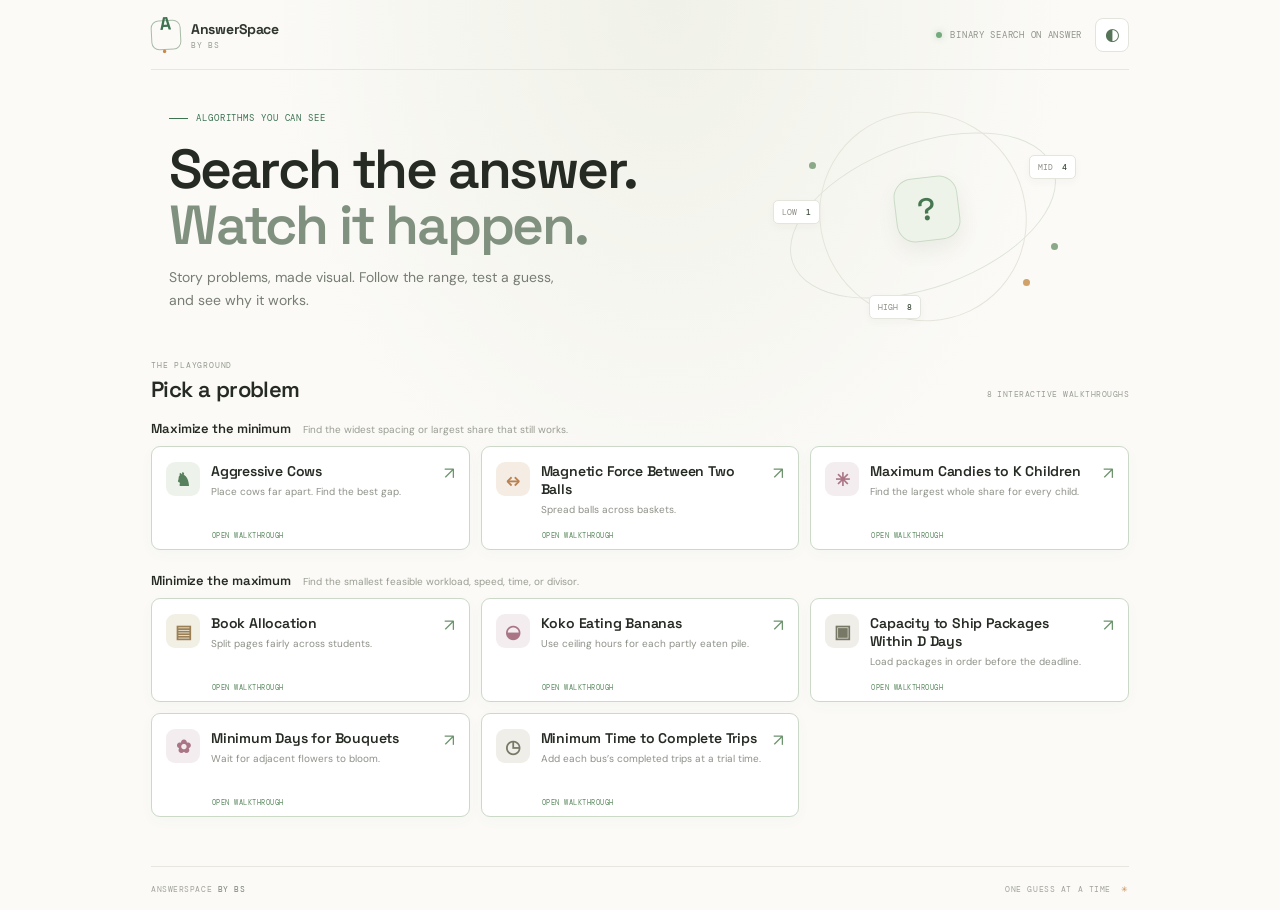
<file: index.html>
<!doctype html>
<html lang="en">
<head>
  <meta charset="UTF-8" />
  <meta name="viewport" content="width=device-width, initial-scale=1.0" />
  <meta name="theme-color" content="#fbfaf7" />
  <meta name="description" content="See binary search on answer problems unfold, one clear step at a time." />
  <title>AnswerSpace — Binary search, told visually</title>
  <link rel="preconnect" href="https://fonts.googleapis.com" />
  <link rel="preconnect" href="https://fonts.gstatic.com" crossorigin />
  <link href="https://fonts.googleapis.com/css2?family=DM+Mono:wght@400;500&family=DM+Sans:wght@400;500;600;700&family=Space+Grotesk:wght@500;600;700&display=swap" rel="stylesheet" />
  <link rel="stylesheet" href="home.css" />
</head>
<body>
  <main class="home">
    <header class="topbar">
      <a class="brand" href="index.html" aria-label="AnswerSpace home"><span class="brand-mark">A<span>.</span></span><span>AnswerSpace<small>BY BS</small></span></a>
      <div class="top-tools"><span class="top-note"><i></i> BINARY SEARCH ON ANSWER</span><button class="theme-toggle" id="theme-toggle" type="button" aria-label="Switch to dark mode" title="Switch to dark mode">◐</button></div>
    </header>
    <section class="hero">
      <div class="hero-copy"><div class="eyebrow"><span></span> ALGORITHMS YOU CAN SEE</div><h1>Search the answer.<br /><em>Watch it happen.</em></h1><p>Story problems, made visual. Follow the range, test a guess, and see why it works.</p></div>
      <div class="hero-art" aria-hidden="true"><div class="orbit orbit-one"></div><div class="orbit orbit-two"></div><div class="answer-node">?</div><span class="art-label label-low">LOW <b>1</b></span><span class="art-label label-mid">MID <b>4</b></span><span class="art-label label-high">HIGH <b>8</b></span><span class="art-dot dot-one"></span><span class="art-dot dot-two"></span><span class="art-dot dot-three"></span></div>
    </section>
    <section class="catalog" aria-labelledby="catalog-title">
      <div class="catalog-head"><div><div class="eyebrow small">THE PLAYGROUND</div><h2 id="catalog-title">Pick a problem</h2></div><span class="catalog-count">8 INTERACTIVE WALKTHROUGHS</span></div>
      <section class="category-group" aria-labelledby="maximize-title"><div class="category-heading"><h3 id="maximize-title">Maximize the minimum</h3><p>Find the widest spacing or largest share that still works.</p></div><div class="problem-grid">
        <a class="problem-card ready" href="aggressive-cows.html"><span class="card-icon cows-icon"><i>♞</i></span><span class="card-info"><strong>Aggressive Cows</strong><small>Place cows far apart. Find the best gap.</small></span><span class="card-go">↗</span><span class="card-status">OPEN WALKTHROUGH</span></a>
        <a class="problem-card ready" href="problem.html?problem=magnetic-force"><span class="card-icon magnet-icon"><i>↔</i></span><span class="card-info"><strong>Magnetic Force Between Two Balls</strong><small>Spread balls across baskets.</small></span><span class="card-go">↗</span><span class="card-status">OPEN WALKTHROUGH</span></a>
        <a class="problem-card ready" href="problem.html?problem=maximum-candies"><span class="card-icon candy-icon"><i>✳</i></span><span class="card-info"><strong>Maximum Candies to K Children</strong><small>Find the largest whole share for every child.</small></span><span class="card-go">↗</span><span class="card-status">OPEN WALKTHROUGH</span></a>
      </div></section>
      <section class="category-group" aria-labelledby="minimize-title"><div class="category-heading"><h3 id="minimize-title">Minimize the maximum</h3><p>Find the smallest feasible workload, speed, time, or divisor.</p></div><div class="problem-grid">
        <a class="problem-card ready" href="problem.html?problem=book-allocation"><span class="card-icon books-icon"><i>▤</i></span><span class="card-info"><strong>Book Allocation</strong><small>Split pages fairly across students.</small></span><span class="card-go">↗</span><span class="card-status">OPEN WALKTHROUGH</span></a>
        <a class="problem-card ready" href="problem.html?problem=koko-eating-bananas"><span class="card-icon candy-icon"><i>◒</i></span><span class="card-info"><strong>Koko Eating Bananas</strong><small>Use ceiling hours for each partly eaten pile.</small></span><span class="card-go">↗</span><span class="card-status">OPEN WALKTHROUGH</span></a>
        <a class="problem-card ready" href="problem.html?problem=capacity-to-ship"><span class="card-icon printer-icon"><i>▣</i></span><span class="card-info"><strong>Capacity to Ship Packages Within D Days</strong><small>Load packages in order before the deadline.</small></span><span class="card-go">↗</span><span class="card-status">OPEN WALKTHROUGH</span></a>
        <a class="problem-card ready" href="problem.html?problem=minimum-days-bouquets"><span class="card-icon candy-icon"><i>✿</i></span><span class="card-info"><strong>Minimum Days for Bouquets</strong><small>Wait for adjacent flowers to bloom.</small></span><span class="card-go">↗</span><span class="card-status">OPEN WALKTHROUGH</span></a>
        <a class="problem-card ready" href="problem.html?problem=minimum-time-trips"><span class="card-icon printer-icon"><i>◷</i></span><span class="card-info"><strong>Minimum Time to Complete Trips</strong><small>Add each bus’s completed trips at a trial time.</small></span><span class="card-go">↗</span><span class="card-status">OPEN WALKTHROUGH</span></a>
      </div></section>
    </section>
    <footer><span>ANSWERSPACE <b>BY BS</b></span><span>ONE GUESS AT A TIME <i>✳</i></span></footer>
  </main>
  <script src="theme.js"></script>
</body>
</html>
</file>
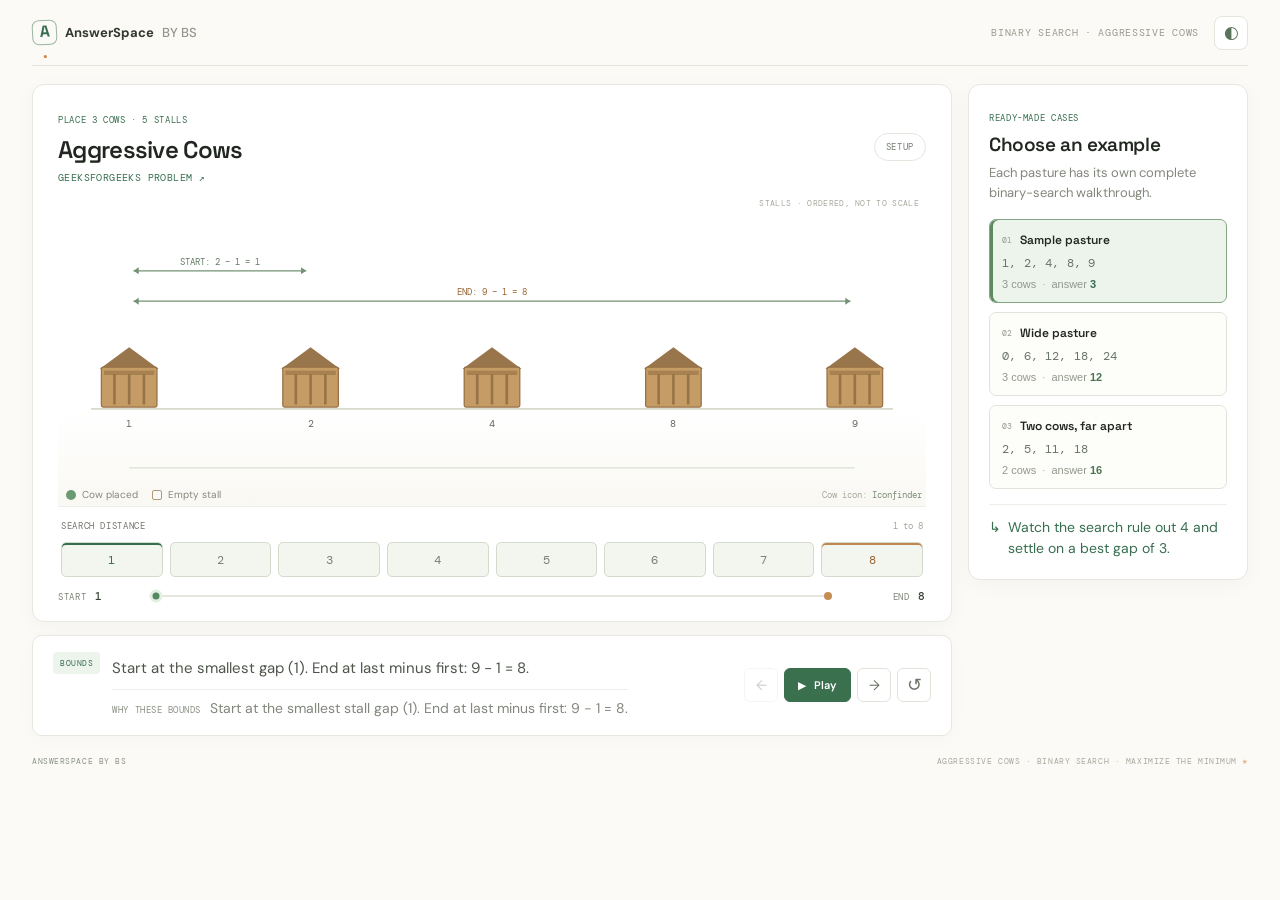
<file: aggressive-cows.html>
<!doctype html>
<html lang="en">
<head>
  <meta charset="UTF-8" />
  <meta name="viewport" content="width=device-width, initial-scale=1.0" />
  <meta name="theme-color" content="#fbfaf7" />
  <title>Aggressive Cows — AnswerSpace</title>
  <link rel="preconnect" href="https://fonts.googleapis.com" />
  <link rel="preconnect" href="https://fonts.gstatic.com" crossorigin />
  <link href="https://fonts.googleapis.com/css2?family=DM+Mono:wght@400;500&family=DM+Sans:wght@400;500;600;700&family=Space+Grotesk:wght@500;600;700&display=swap" rel="stylesheet" />
  <link rel="stylesheet" href="aggressive-cows.css" />
</head>
<body>
  <main class="page">
  <header class="header"><a class="brand" href="index.html"><span class="brand-symbol">A<span>.</span></span> AnswerSpace <b>BY BS</b></a><div class="header-tools"><span class="problem-tag">BINARY SEARCH · AGGRESSIVE COWS</span><button class="theme-toggle" id="theme-toggle" type="button" aria-label="Switch to dark mode" title="Switch to dark mode">◐</button></div></header>
    <div class="lesson-layout">
    <div class="visual-column">
    <section class="animation-window" aria-label="Aggressive Cows animation">
      <div class="animation-head"><div><span class="kicker">PLACE 3 COWS · 5 STALLS</span><h1>Aggressive Cows</h1><a class="problem-source-link" href="https://www.geeksforgeeks.org/problems/aggressive-cows/1" target="_blank" rel="noreferrer">GEEKSFORGEEKS PROBLEM ↗</a></div><span class="iteration" id="iteration">SETUP</span></div>
      <div class="scene" id="scene-wrap">
        <svg id="cows-scene" viewBox="0 0 1000 335" role="img" aria-label="Five numbered stalls at positions 1, 2, 4, 8, and 9"></svg>
        <div class="scene-legend"><span><i class="legend-cow"></i> Cow placed</span><span><i class="legend-open"></i> Empty stall</span></div><span class="scale-note">STALLS · ORDERED, NOT TO SCALE</span>
        <span class="source-credit">Cow icon: <a href="https://www.iconfinder.com/icons/7397903/cattle_cow_livestock_farm_ranch_icon" target="_blank" rel="noreferrer">Iconfinder</a></span>
      </div>
      <div class="array-block"><div class="array-title"><span>SEARCH DISTANCE</span><span id="array-caption">candidate minimum gaps</span></div><div class="array-cells" id="array-cells" aria-label="Candidate minimum distances"></div></div>
      <div class="bounds"><span class="bound-start">START <b id="start-value">1</b></span><div class="bound-line"><i id="start-marker"></i><i id="end-marker"></i><i id="mid-marker"></i></div><span class="bound-end">END <b id="end-value">8</b></span></div>
    </section>
    <section class="decision-window" aria-label="Current binary search decision">
      <div class="decision-copy"><span class="decision-step" id="decision-step">START</span><div class="decision-messages"><p id="decision-text">Find the largest minimum distance for 3 cows.</p><div class="reason" id="reason" hidden><span>WHY THESE BOUNDS</span><p id="reason-text"></p></div></div></div>
      <div class="controls"><button id="back" class="control secondary" aria-label="Previous step">←</button><button id="play" class="control play"><span id="play-icon">▶</span><span id="play-label">Play</span></button><button id="next" class="control secondary" aria-label="Next step">→</button><button id="reset" class="control secondary reset" aria-label="Reset">↺</button></div>
    </section>
    </div>
    <aside class="input-panel examples-panel" aria-labelledby="examples-title">
      <span class="kicker">READY-MADE CASES</span><h2 id="examples-title">Choose an example</h2><p class="input-help">Each pasture has its own complete binary-search walkthrough.</p>
      <div class="example-options" role="group" aria-label="Aggressive Cows examples">
        <button class="example-option selected" type="button" data-example="sample" aria-pressed="true"><span class="example-heading"><i>01</i><strong>Sample pasture</strong></span><span class="example-array">1, 2, 4, 8, 9</span><span class="example-detail">3 cows <b>·</b> answer <strong>3</strong></span></button>
        <button class="example-option" type="button" data-example="wide" aria-pressed="false"><span class="example-heading"><i>02</i><strong>Wide pasture</strong></span><span class="example-array">0, 6, 12, 18, 24</span><span class="example-detail">3 cows <b>·</b> answer <strong>12</strong></span></button>
        <button class="example-option" type="button" data-example="pair" aria-pressed="false"><span class="example-heading"><i>03</i><strong>Two cows, far apart</strong></span><span class="example-array">2, 5, 11, 18</span><span class="example-detail">2 cows <b>·</b> answer <strong>16</strong></span></button>
      </div>
      <div class="input-note"><span>↳</span><span id="example-note">Watch the search rule out 4 and settle on a best gap of 3.</span></div>
    </aside>
    </div>
    <footer><a href="index.html">ANSWERSPACE BY BS</a><span>AGGRESSIVE COWS · BINARY SEARCH · MAXIMIZE THE MINIMUM <i>✳</i></span></footer>
  </main>
  <script src="theme.js"></script>
  <script src="aggressive-cows.js"></script>
</body>
</html>
</file>
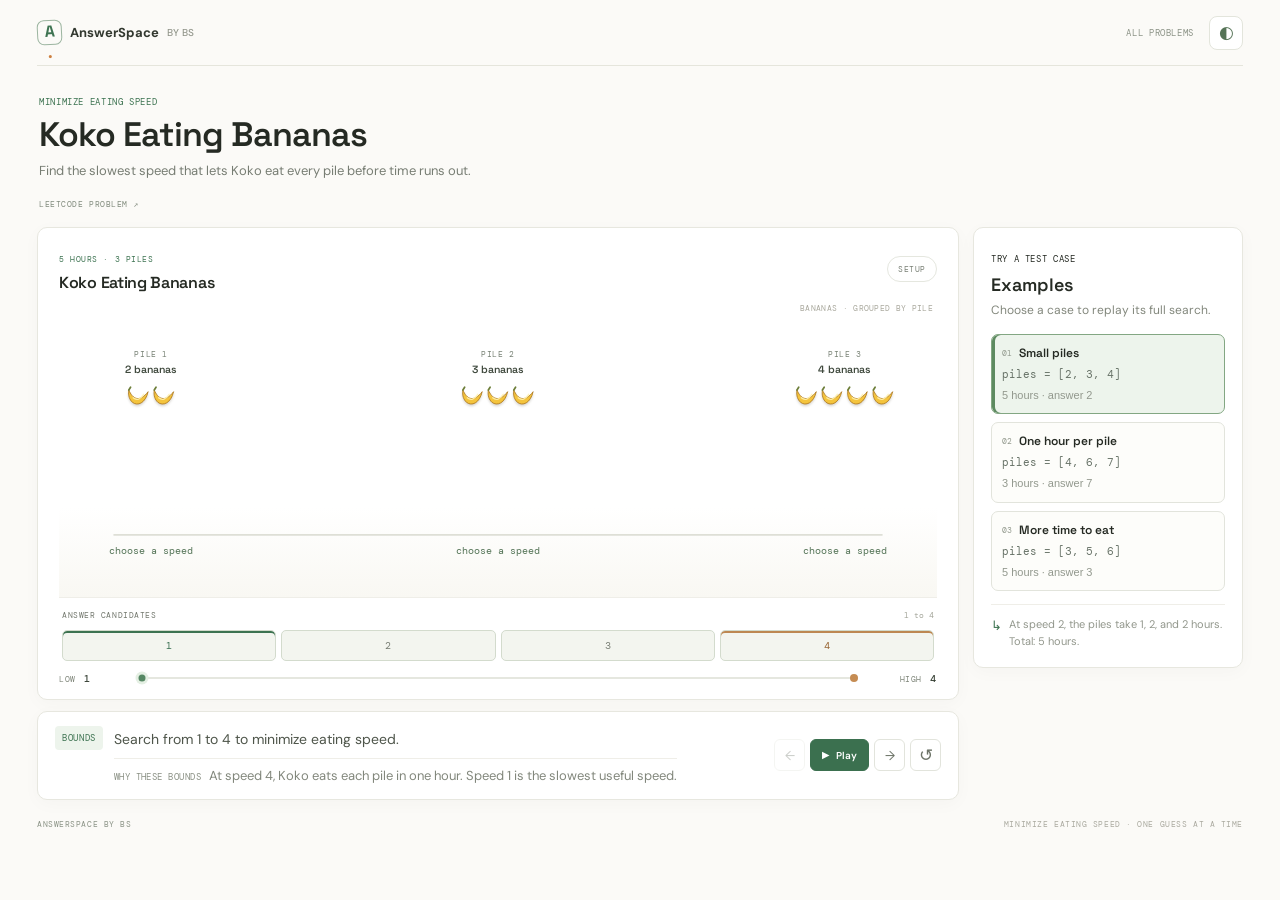
<file: problem.html>
<!doctype html>
<html lang="en">
<head>
  <meta charset="UTF-8" />
  <meta name="viewport" content="width=device-width, initial-scale=1.0" />
  <meta name="theme-color" content="#fbfaf7" />
  <title>AnswerSpace — Problem Walkthrough</title>
  <link rel="preconnect" href="https://fonts.googleapis.com" />
  <link rel="preconnect" href="https://fonts.gstatic.com" crossorigin />
  <link href="https://fonts.googleapis.com/css2?family=DM+Mono:wght@400;500&family=DM+Sans:wght@400;500;600;700&family=Space+Grotesk:wght@500;600;700&display=swap" rel="stylesheet" />
  <link rel="stylesheet" href="problem-page.css" />
</head>
<body>
  <main class="problem-shell" id="problem-shell">
    <header class="header"><a class="brand" href="index.html"><span class="brand-symbol">A<span>.</span></span> AnswerSpace <b>BY BS</b></a><div class="header-tools"><a class="back-link" href="index.html">ALL PROBLEMS</a><button class="theme-toggle" id="theme-toggle" type="button" aria-label="Switch to dark mode" title="Switch to dark mode">◐</button></div></header>
    <section class="problem-intro"><div class="kicker" id="problem-category">BINARY SEARCH ON ANSWER</div><h1 id="problem-title">Problem</h1><p id="problem-description"></p><a class="source-link" id="problem-source" target="_blank" rel="noreferrer">ORIGINAL PROBLEM ↗</a></section>
    <div class="lesson-layout">
      <div class="visual-column">
        <section class="animation-window" aria-label="Problem animation">
          <div class="animation-head"><div><span class="kicker" id="scenario-label"></span><h2 id="scene-title"></h2></div><span class="iteration" id="iteration">SETUP</span></div>
          <div class="scene"><svg id="story-scene" viewBox="0 0 1000 340" role="img" aria-label="Animated problem illustration"></svg><span class="scale-note" id="scene-note"></span></div>
          <div class="array-block"><div class="array-title"><span id="range-label">SEARCH RANGE</span><span id="array-caption"></span></div><div class="array-cells" id="array-cells" aria-label="Binary search candidates"></div></div>
          <div class="bounds"><span class="bound-start">LOW <b id="low-value">—</b></span><div class="bound-line"><i id="low-marker"></i><i id="high-marker"></i><i id="mid-marker"></i></div><span class="bound-end">HIGH <b id="high-value">—</b></span></div>
        </section>
        <section class="decision-window" aria-label="Current binary search step">
          <div class="decision-copy"><span class="decision-step" id="decision-step">BOUNDS</span><div class="decision-messages"><p id="decision-text"></p><div class="reason" id="decision-reason"><span>WHY THIS CHECK</span><p id="reason-text"></p></div></div></div>
          <div class="controls"><button id="back" class="control secondary" aria-label="Previous step">←</button><button id="play" class="control play"><span id="play-icon">▶</span><span id="play-label">Play</span></button><button id="next" class="control secondary" aria-label="Next step">→</button><button id="reset" class="control secondary reset" aria-label="Reset">↺</button></div>
        </section>
      </div>
      <aside class="example-panel" aria-labelledby="examples-title"><span class="kicker">TRY A TEST CASE</span><h2 id="examples-title">Examples</h2><p class="input-help">Choose a case to replay its full search.</p><div class="example-options" id="example-options" role="group" aria-label="Problem examples"></div><div class="input-note"><span>↳</span><span id="example-note"></span></div></aside>
    </div>
    <footer><a href="index.html">ANSWERSPACE BY BS</a><span id="footer-note">BINARY SEARCH · ONE GUESS AT A TIME</span></footer>
  </main>
  <script src="theme.js"></script>
  <script src="problem-engine.js"></script>
</body>
</html>
</file>
<file: home.css>
:root{color-scheme:light;--ink:#252a23;--muted:#85897f;--paper:#fbfaf7;--line:#e8e7df;--green:#3d7351;--mono:'DM Mono',monospace;--sans:'DM Sans',sans-serif;--display:'Space Grotesk',sans-serif}*{box-sizing:border-box}body{margin:0;min-height:100vh;color:var(--ink);background:radial-gradient(ellipse at 52% 0,#f0f1e8 0,transparent 43%),var(--paper);font-family:var(--sans)}.home{max-width:1050px;padding:0 36px;margin:auto}.topbar{height:70px;display:flex;align-items:center;justify-content:space-between;border-bottom:1px solid var(--line)}.brand{display:flex;align-items:center;gap:10px;text-decoration:none;color:#30372f;font:700 14px var(--display);letter-spacing:-.3px}.brand small{display:block;margin-top:2px;color:#999d92;font:8px var(--mono);letter-spacing:.1em}.brand-mark{height:30px;width:30px;display:grid;place-content:center;border:1px solid #a8bca7;border-radius:8px;color:var(--green);font:700 18px var(--display);transform:rotate(-3deg)}.brand-mark span{color:#ca874a}.top-note{display:flex;align-items:center;gap:8px;color:#91958a;font:9px var(--mono);letter-spacing:.08em}.top-note i{width:6px;height:6px;background:#74aa7c;border-radius:50%;box-shadow:0 0 7px #74aa7c77}.hero{min-height:282px;display:flex;align-items:center;justify-content:space-between;padding:23px 36px 21px 18px;position:relative}.hero-copy{position:relative;z-index:1}.eyebrow{display:flex;align-items:center;gap:8px;color:var(--green);font:9px var(--mono);letter-spacing:.1em}.eyebrow span{width:19px;height:1px;background:var(--green)}h1{font:600 clamp(37px,5.3vw,55px)/1.02 var(--display);letter-spacing:-2.2px;margin:17px 0 12px}h1 em{font-style:normal;color:#81917f}.hero-copy p{max-width:390px;color:#777d73;font-size:14px;line-height:1.65;margin:0}.hero-art{width:340px;height:235px;position:relative;flex:none}.orbit{position:absolute;border:1px solid #dfe5d9;border-radius:50%;transform:rotate(-20deg)}.orbit-one{width:278px;height:145px;left:31px;top:48px}.orbit-two{width:212px;height:205px;left:64px;top:19px;transform:rotate(53deg);border-color:#e6e5da}.answer-node{position:absolute;left:142px;top:82px;width:64px;height:64px;display:grid;place-items:center;border-radius:19px;background:#edf3e9;border:1px solid #cadac6;color:#477751;font:500 31px var(--display);box-shadow:0 9px 20px #51644915;transform:rotate(-7deg)}.art-label{position:absolute;border:1px solid #e4e5dc;background:#fff;border-radius:5px;padding:6px 8px;color:#8c9187;font:8px var(--mono);box-shadow:0 3px 8px #2b321009}.art-label b{color:#3a4939;margin-left:4px;font-weight:500}.label-low{left:20px;top:105px}.label-mid{right:17px;top:60px}.label-high{left:116px;bottom:11px}.art-dot{position:absolute;width:7px;height:7px;border-radius:50%;background:#8ba989}.dot-one{left:56px;top:67px}.dot-two{right:63px;bottom:44px;background:#d1a16a}.dot-three{right:35px;top:148px}.catalog{padding:8px 0 27px}.catalog-head{display:flex;align-items:end;justify-content:space-between;margin:0 0 17px}.eyebrow.small{font-size:8px;color:#969b8e}.catalog h2{font:600 22px var(--display);letter-spacing:-.6px;margin:5px 0 0}.catalog-count{color:#9b9f94;font:8px var(--mono);letter-spacing:.06em;padding-bottom:4px}.category-group{margin:0 0 22px}.category-heading{display:flex;align-items:baseline;gap:12px;margin:0 0 9px}.category-heading h3{font:600 13px var(--display);margin:0;letter-spacing:-.1px}.category-heading p{margin:0;color:#999d92;font-size:10px}.problem-grid{display:grid;grid-template-columns:repeat(3,minmax(0,1fr));gap:11px}.problem-card{position:relative;min-height:104px;padding:15px 14px 22px;display:flex;gap:11px;align-items:flex-start;text-decoration:none;color:inherit;background:#fff;border:1px solid #e9e8e1;border-radius:9px;transition:transform .18s,border-color .18s,box-shadow .18s}.problem-card.ready{border-color:#ccd9c9;box-shadow:0 4px 14px #3d644008}.problem-card.ready:hover{transform:translateY(-2px);border-color:#90ad91;box-shadow:0 9px 20px #3d644012}.card-icon{width:34px;height:34px;flex:none;border-radius:9px;display:grid;place-items:center;background:#edf3ea;color:#57815c}.card-icon i{font-style:normal;font:600 18px var(--display)}.books-icon{background:#f2efe5;color:#9c8055}.printer-icon{background:#f0eee9;color:#777865}.magnet-icon{background:#f5ede4;color:#ba8151}.candy-icon{background:#f3edf0;color:#aa7686}.card-info{min-width:0;display:flex;flex-direction:column}.card-info strong{font:600 14px var(--display);letter-spacing:-.2px}.card-info small{font-size:10px;line-height:1.45;color:#8d9288;margin-top:5px}.card-go{margin-left:auto;color:#6d946e;font-size:17px}.card-status{position:absolute;left:60px;bottom:9px;color:#5e8b62;font:7px var(--mono);letter-spacing:.07em}.card-lock{margin-left:auto;color:#a3a69c;font:8px var(--mono);letter-spacing:.06em;padding-top:3px}footer{height:44px;border-top:1px solid var(--line);display:flex;justify-content:space-between;align-items:center;color:#a3a59c;font:8px var(--mono);letter-spacing:.07em}footer b{font-weight:400;color:#787f74}footer i{font-style:normal;color:#c88a50;margin-left:5px}@media(max-width:760px){.home{padding:0 22px}.hero{padding-left:4px;padding-right:0;min-height:260px}.hero-art{width:280px;transform:scale(.87);transform-origin:right center;margin-left:-25px}.problem-grid{grid-template-columns:repeat(2,minmax(0,1fr))}}@media(max-width:560px){.home{padding:0 16px}.topbar{height:60px}.top-note{font-size:7px}.hero{min-height:0;padding:39px 0 27px}.hero-art{position:absolute;right:-56px;top:5px;opacity:.35;transform:scale(.75);transform-origin:right top}.hero-copy{max-width:100%}h1{font-size:42px}.hero-copy p{max-width:300px;font-size:13px}.catalog{padding-top:7px}.catalog-head{align-items:flex-end}.catalog-count{font-size:7px}.category-heading{display:block}.category-heading p{margin-top:4px;line-height:1.4}.problem-grid{grid-template-columns:1fr;gap:8px}.problem-card{min-height:83px;padding-top:11px}.card-status{bottom:8px}footer{font-size:7px}}@media(max-width:370px){h1{font-size:36px}.top-note{letter-spacing:0}.catalog-count{max-width:115px;text-align:right;line-height:1.5}}
.top-tools{display:flex;align-items:center;gap:13px}.theme-toggle{width:34px;height:34px;border:1px solid #e3e5dc;border-radius:8px;background:#fff;color:#567457;font-size:17px;cursor:pointer}.theme-toggle:hover{border-color:#a8bca7}:root[data-theme=dark]{color-scheme:dark;--ink:#e5e9e1;--paper:#111611;--line:#303a30;--green:#91c399}:root[data-theme=dark] body{background:radial-gradient(ellipse at 52% 0,#202b21 0,transparent 43%),#111611;color:#e5e9e1}:root[data-theme=dark] .topbar,:root[data-theme=dark] footer{border-color:#303a30}:root[data-theme=dark] .brand{color:#e2e9df}:root[data-theme=dark] .brand small,:root[data-theme=dark] .top-note,:root[data-theme=dark] .category-heading p,:root[data-theme=dark] .catalog-count,:root[data-theme=dark] .eyebrow.small,:root[data-theme=dark] footer{color:#9ba795}:root[data-theme=dark] .hero-copy p{color:#b0b9ab}:root[data-theme=dark] h1 em{color:#93a98f}:root[data-theme=dark] .orbit{border-color:#364334}:root[data-theme=dark] .answer-node{background:#263629;border-color:#435b43;color:#a6d0a5}:root[data-theme=dark] .art-label,:root[data-theme=dark] .problem-card{background:#1a211b;border-color:#313a30;color:#e2e8de;box-shadow:none}:root[data-theme=dark] .art-label{color:#aab5a6}:root[data-theme=dark] .art-label b,:root[data-theme=dark] .card-info small{color:#b1bbaE}:root[data-theme=dark] .card-icon{background:#28392b;color:#a2c99d}:root[data-theme=dark] .books-icon{background:#393426;color:#d0b281}:root[data-theme=dark] .printer-icon{background:#32352e;color:#c2c6b4}:root[data-theme=dark] .magnet-icon{background:#3b3024;color:#e0ad76}:root[data-theme=dark] .candy-icon{background:#392c33;color:#d2a2b1}:root[data-theme=dark] .problem-card.ready{border-color:#58735a}:root[data-theme=dark] .problem-card.ready:hover{border-color:#8bb58d}:root[data-theme=dark] .card-lock{color:#a8b09f}:root[data-theme=dark] .theme-toggle{background:#202a21;border-color:#3c493b;color:#d0e2ca}:root[data-theme=dark] .more-card{background:#171d17}
</file>
<file: aggressive-cows.css>
:root{color-scheme:light;--ink:#212720;--muted:#7d8277;--line:#e5e5dc;--paper:#fbfaf7;--green:#376e50;--green-soft:#e9f1e9;--orange:#cd8040;--red:#bc6255;--mono:'DM Mono',monospace;--sans:'DM Sans',sans-serif;--display:'Space Grotesk',sans-serif}*{box-sizing:border-box}body{margin:0;background:var(--paper);color:var(--ink);font-family:var(--sans);min-height:100vh}.page{max-width:1000px;margin:0 auto;padding:0 32px}.header{height:66px;border-bottom:1px solid var(--line);display:flex;align-items:center;justify-content:space-between}.brand{display:flex;gap:8px;align-items:center;text-decoration:none;color:#32382f;font-size:13px;font-weight:700}.brand b{font-weight:500;color:#92968b}.brand-symbol{display:grid;place-items:center;width:25px;height:25px;border:1px solid #9cb5a0;border-radius:7px;color:var(--green);font:700 16px var(--display);transform:rotate(-3deg)}.brand-symbol span{color:var(--orange)}.problem-tag,.kicker,.iteration,.array-title,.bounds,.decision-step,footer{font:10px var(--mono);letter-spacing:.07em}.problem-tag{color:#989b90}.animation-window{margin-top:30px;background:#fff;border:1px solid #e7e7df;border-radius:12px;box-shadow:0 5px 22px #352d1408;padding:22px 25px 18px}.animation-head{display:flex;align-items:center;justify-content:space-between}.kicker{color:var(--green);font-size:9px}.animation-head h1{font:600 24px var(--display);letter-spacing:-.7px;margin:6px 0 0}.iteration{color:#777e73;border:1px solid #e5e7df;border-radius:20px;padding:7px 11px;font-size:9px}.scene{height:315px;position:relative;margin:5px 0 0;background:linear-gradient(180deg,#fff 0,#fff 70%,#f9f8f3 100%);overflow:hidden}#cows-scene{width:100%;height:100%;display:block}.scene-legend{position:absolute;left:8px;bottom:5px;display:flex;gap:14px;font-size:10px;color:#86887f}.scene-legend span{display:flex;align-items:center;gap:6px}.legend-cow{width:10px;height:10px;border-radius:50%;background:#6b9a70}.legend-open{width:10px;height:10px;border:1px solid #ae9a75;border-radius:2px}.source-credit{position:absolute;right:4px;bottom:5px;color:#aaa99e;font:9px var(--mono)}.source-credit a{color:#7c8d78;text-decoration:none}.array-block{padding:13px 3px 12px;border-top:1px solid #efeee8}.array-title{display:flex;justify-content:space-between;color:#73786e;font-size:9px}.array-title span:last-child{color:#a2a498;text-transform:none;letter-spacing:0}.array-cells{display:grid;grid-template-columns:repeat(8,minmax(30px,1fr));gap:7px;margin-top:10px}.cell{height:35px;border:1px solid #e3e4db;border-radius:5px;display:grid;place-items:center;font:12px var(--mono);color:#777d73;position:relative;transition:.25s;background:#fff}.cell.active-range{background:#f3f5ef;border-color:#d3dbcd}.cell.start-cell{box-shadow:inset 0 2px 0 var(--green);color:var(--green)}.cell.end-cell{box-shadow:inset 0 2px 0 #bd8852;color:#976431}.cell.mid-cell{background:#edf5eb;border-color:#9cbd9c;color:#28583a;transform:translateY(-2px)}.cell.failed-cell{background:#fcf0ed;border-color:#e1b3a9;color:#ae554c}.cell.feasible-cell{background:#edf5eb;border-color:#b5cfb2;color:#366749}.cell.best-cell{background:#e4f1e3;border-color:#80aa82;color:#285b36;font-weight:500}.cell small{position:absolute;top:-14px;font:7px var(--mono);letter-spacing:.04em;color:#889087;white-space:nowrap}.bounds{display:grid;grid-template-columns:88px 1fr 88px;align-items:center;gap:10px;color:#7d8478;font-size:9px}.bound-start b,.bound-end b{font-weight:500;font-size:11px;margin-left:3px;color:#384236}.bound-end{text-align:right}.bound-line{height:2px;background:#e5e7df;position:relative}.bound-line i{position:absolute;top:50%;width:8px;height:8px;border-radius:50%;background:var(--green);transform:translate(-50%,-50%);left:0;transition:left .35s}.bound-line #end-marker{background:#c58c53}.bound-line #mid-marker{width:7px;height:7px;background:#558763;box-shadow:0 0 0 3px #e4efe3}.decision-window{margin-top:13px;background:#fff;border:1px solid #e7e7df;border-radius:10px;min-height:81px;padding:16px 20px;display:flex;justify-content:space-between;align-items:center;gap:18px;box-shadow:0 4px 20px #352d1406}.decision-copy{display:flex;align-items:center;gap:12px;min-width:0}.decision-step{flex:none;color:var(--green);background:#edf4ec;border-radius:4px;padding:6px 7px;font-size:8px}.decision-copy p{margin:0;color:#4e554a;font-size:13px;line-height:1.4}.controls{display:flex;gap:6px;flex:none}.control{height:34px;min-width:34px;border:1px solid #e2e4dc;border-radius:6px;background:#fff;color:#6d7468;cursor:pointer;font:14px var(--sans);transition:.15s}.control:hover:not(:disabled){border-color:#a8bea8;color:var(--green)}.control:disabled{opacity:.35;cursor:default}.control.play{display:flex;align-items:center;justify-content:center;gap:8px;padding:0 13px;background:#3b704f;border-color:#3b704f;color:white;font:600 11px var(--sans)}.control.play:hover{background:#2d5d40}.control.play span:first-child{font-size:10px}.control.reset{font-size:18px}footer{height:50px;display:flex;justify-content:space-between;align-items:center;color:#aaa99f;font-size:8px}footer a{color:#8b9386;text-decoration:none}footer i{font-style:normal;color:var(--orange)}.stall-roof{fill:#99754b}.stall-wood{fill:#c59c65;stroke:#987347;stroke-width:1.5}.stall-wood-shadow{fill:#a88151}.stall-ground{stroke:#d8d8cd;stroke-width:2}.stall-number{font:12px 'DM Mono',monospace;fill:#5f665b}.cow-photo{pointer-events:none}.cow-fallback{font-size:47px}.distance-label{font:10px 'DM Mono',monospace;fill:#657b63}.distance-line{stroke:#739374;stroke-width:1.5}.distance-arrow{fill:#739374}.distance-focus{stroke:#477850;stroke-width:2}.array-indicator{font:8px 'DM Mono',monospace;fill:#477850}.check-label{font:10px 'DM Mono',monospace;fill:#6b7668}.check-bubble{fill:#f2f5ee;stroke:#dfe6db}.cow-step{animation:cowArrive .45s cubic-bezier(.15,.8,.25,1) both}.bounce{animation:bounce .35s ease both}@keyframes cowArrive{from{transform:translateY(18px);opacity:.15}to{transform:translateY(0);opacity:1}}@keyframes bounce{0%,100%{transform:translateY(0)}50%{transform:translateY(-7px)}}
@media(max-width:650px){.page{padding:0 14px}.header{height:56px}.problem-tag{font-size:8px}.animation-window{margin-top:18px;padding:16px 13px 13px}.animation-head h1{font-size:21px}.scene{height:260px;margin-top:15px}.scene-legend{left:2px;font-size:9px}.source-credit{font-size:8px}.array-cells{gap:4px}.cell{height:32px;font-size:11px}.bounds{grid-template-columns:70px 1fr 70px;font-size:8px}.decision-window{align-items:flex-start;padding:13px;flex-direction:column;gap:12px}.decision-copy p{font-size:12px}.controls{align-self:flex-end;margin-top:-2px}footer{font-size:7px}}@media(max-width:390px){.scene{height:225px}.animation-window{padding-inline:10px}.cell{height:29px}.decision-copy{align-items:flex-start}.decision-step{margin-top:1px}}
.decision-copy{align-items:flex-start}.decision-messages{display:flex;flex-direction:column;gap:9px}.decision-messages>p{margin:5px 0 0}.reason{display:flex;align-items:baseline;gap:9px;padding-top:8px;border-top:1px solid #efeee8}.reason[hidden]{display:none}.reason>span{flex:none;color:#8b9185;font:8px var(--mono);letter-spacing:.06em}.reason p{margin:0;color:#82877c;font-size:11px;line-height:1.4}
.page{max-width:1280px}.header-tools{display:flex;align-items:center;gap:15px}.theme-toggle{width:34px;height:34px;border:1px solid var(--line);border-radius:8px;background:#fff;color:#5b735b;font-size:17px;cursor:pointer}.theme-toggle:hover{border-color:#a8bea8}.lesson-layout{display:grid;grid-template-columns:minmax(0,1fr) 280px;gap:16px;align-items:start}.visual-column{min-width:0}.visual-column .animation-window{margin-top:18px}.input-panel{margin-top:18px;background:#fff;border:1px solid #e7e7df;border-radius:12px;box-shadow:0 5px 22px #352d1408;padding:20px;position:sticky;top:16px}.input-panel h2{font:600 19px var(--display);letter-spacing:-.4px;margin:6px 0}.input-help{color:#82877c;font-size:12px;line-height:1.5;margin:0 0 17px}.input-panel form{display:flex;flex-direction:column}.input-panel label{font:9px var(--mono);letter-spacing:.06em;color:#727a6f;margin:0 0 7px}.input-panel label span{color:#9ba194;margin-left:3px}.input-panel textarea,.input-panel input{width:100%;border:1px solid #dedfd6;border-radius:6px;background:#fdfdfa;color:#333a32;padding:10px 11px;font:12px var(--mono);outline:none;resize:vertical}.input-panel textarea:focus,.input-panel input:focus{border-color:#8eae8e;box-shadow:0 0 0 3px #79a6791c}.input-panel textarea[aria-invalid=true],.input-panel input[aria-invalid=true]{border-color:#bc6255}.input-panel form>small{font-size:10px;line-height:1.4;color:#a0a398;margin:6px 0 16px}.input-panel input{height:39px;margin-bottom:12px}.input-error{min-height:0;color:#a74d44;font-size:11px;line-height:1.4}.input-error:not(:empty){margin:0 0 10px}.apply-button,.sample-button{height:38px;border-radius:6px;cursor:pointer;font:600 11px var(--sans)}.apply-button{border:1px solid #3b704f;background:#3b704f;color:#fff;display:flex;justify-content:center;align-items:center;gap:11px}.apply-button:hover{background:#2d5d40}.sample-button{margin-top:7px;border:1px solid #e2e4dc;background:#fff;color:#727a6f}.sample-button:hover{border-color:#a8bea8;color:var(--green)}.input-note{border-top:1px solid #efeee8;margin-top:15px;padding-top:12px;display:flex;gap:7px;color:#92978c;font-size:10px;line-height:1.5}.input-note span{color:var(--green);font-size:14px}.scale-note{position:absolute;right:7px;top:7px;color:#aaa99e;font:8px var(--mono);letter-spacing:.04em}.end-label{font:10px 'DM Mono',monospace;fill:#976431}.answer-axis{stroke:#e5e7df;stroke-width:2}.answer-banner{fill:#376e50;font:600 15px 'Space Grotesk',sans-serif}.wide-range{display:flex;align-items:center;gap:12px}.wide-range>span{font:11px var(--mono);color:#537355}.wide-rail{position:relative;flex:1;height:3px;background:#e3e8df;border-radius:4px}.wide-rail i{position:absolute;top:50%;width:9px;height:9px;border:2px solid #fff;background:#53815b;border-radius:50%;transform:translate(-50%,-50%);box-shadow:0 0 0 1px #53815b}.array-cells.wide-range{grid-template-columns:none!important}.cell{overflow:visible}.scene{background:linear-gradient(180deg,#fff 0,#fff 70%,#f9f8f3 100%)}
@media(max-width:900px){.lesson-layout{grid-template-columns:minmax(0,1fr) 245px;gap:12px}.input-panel{padding:16px}.problem-tag{font-size:8px}}
@media(max-width:700px){.lesson-layout{grid-template-columns:1fr}.visual-column .animation-window{margin-top:18px}.input-panel{position:static;margin-top:13px}.header-tools{gap:8px}.header{height:60px}.problem-tag{max-width:200px;text-align:right;line-height:1.5}.input-panel textarea{min-height:74px}}
@media(max-width:390px){.brand{font-size:11px}.brand-symbol{width:23px;height:23px}.problem-tag{font-size:7px}.theme-toggle{width:30px;height:30px}}
.example-options{display:flex;flex-direction:column;gap:9px;margin-top:17px}.example-option{width:100%;display:flex;flex-direction:column;align-items:stretch;gap:7px;text-align:left;padding:12px;border:1px solid #e2e4dc;border-radius:7px;background:#fdfdfa;color:var(--ink);cursor:pointer;transition:.16s}.example-option:hover{border-color:#9bb49a;background:#fafcf8}.example-option.selected{border-color:#83a783;background:#edf4ec;box-shadow:inset 3px 0 #5d8a60}.example-heading{display:flex;align-items:center;gap:8px}.example-heading i{font:8px var(--mono);color:#92998d;font-style:normal}.example-heading strong{font:600 12px var(--display)}.example-array{font:11px var(--mono);color:#687368;letter-spacing:.015em}.example-detail{font-size:10px;color:#92988d}.example-detail b{padding:0 3px;color:#b1b5aa;font-weight:400}.example-detail strong{color:#4b754f;font-weight:600}.example-option.selected .example-detail strong{color:#376e50}
:root[data-theme=dark] .example-option{background:#151d16;border-color:#354135;color:#e1e8df}:root[data-theme=dark] .example-option:hover{background:#202b21;border-color:#607e60}:root[data-theme=dark] .example-option.selected{background:#253528;border-color:#668d68;box-shadow:inset 3px 0 #8fbd91}:root[data-theme=dark] .example-heading i,:root[data-theme=dark] .example-detail{color:#a2ad9f}:root[data-theme=dark] .example-array{color:#d3ddd0}:root[data-theme=dark] .example-detail strong,:root[data-theme=dark] .example-option.selected .example-detail strong{color:#a6d4a8}
:root[data-theme=dark]{color-scheme:dark;--ink:#e4e9e1;--paper:#111611;--line:#303a30;--green:#93c69b;--green-soft:#243528;--orange:#e0a365;--red:#e78375}
:root[data-theme=dark] .decision-step{background:#2c402f;color:#b9dfba;border:1px solid #466747}
:root[data-theme=dark] body{background:#111611;color:var(--ink)}:root[data-theme=dark] .header{border-color:#293329}:root[data-theme=dark] .brand{color:#e3e9e0}:root[data-theme=dark] .brand b,:root[data-theme=dark] .problem-tag,:root[data-theme=dark] .kicker,:root[data-theme=dark] .iteration{color:#a0ab9e}:root[data-theme=dark] .animation-window,:root[data-theme=dark] .input-panel,:root[data-theme=dark] .decision-window{background:#1a211b;border-color:#303a30;box-shadow:0 5px 22px #0003}:root[data-theme=dark] .scene{background:linear-gradient(180deg,#1a211b 0,#1a211b 70%,#202820 100%)}:root[data-theme=dark] .scene-legend,:root[data-theme=dark] .input-help,:root[data-theme=dark] .decision-copy p{color:#b3beb0}:root[data-theme=dark] .scale-note,:root[data-theme=dark] .source-credit{color:#7e897d}:root[data-theme=dark] .array-block,:root[data-theme=dark] .input-note{border-color:#303a30}:root[data-theme=dark] .array-title,:root[data-theme=dark] .bounds,:root[data-theme=dark] .input-panel label{color:#a2ad9f}:root[data-theme=dark] .cell{background:#1e271f;border-color:#374337;color:#b9c4b6}:root[data-theme=dark] .cell.active-range{background:#243328;border-color:#405c43}:root[data-theme=dark] .cell.start-cell,:root[data-theme=dark] .cell.mid-cell,:root[data-theme=dark] .cell.feasible-cell,:root[data-theme=dark] .cell.best-cell{background:#294331;border-color:#57825d;color:#d4ead0}:root[data-theme=dark] .cell.end-cell{background:#3a3024;border-color:#80613d;color:#f0c390}:root[data-theme=dark] .cell.failed-cell{background:#402a28;border-color:#92534c;color:#f0aaa0}:root[data-theme=dark] .bound-start b,:root[data-theme=dark] .bound-end b{color:#d0d9ce}:root[data-theme=dark] .cell small{color:#a5b19f}:root[data-theme=dark] .bound-line,:root[data-theme=dark] .answer-axis,:root[data-theme=dark] .wide-rail{background:#3b493b;stroke:#3b493b}:root[data-theme=dark] .theme-toggle,:root[data-theme=dark] .sample-button,:root[data-theme=dark] .control.secondary{background:#222b23;border-color:#3a473a;color:#c3d2c2}:root[data-theme=dark] .iteration{border-color:#3a473a}:root[data-theme=dark] .input-panel textarea,:root[data-theme=dark] .input-panel input{background:#131a14;border-color:#3a4639;color:#e0e8dc}:root[data-theme=dark] .input-panel form>small,:root[data-theme=dark] .input-note,:root[data-theme=dark] .reason p,:root[data-theme=dark] .reason>span{color:#9aa795}:root[data-theme=dark] .reason{border-color:#303a30}:root[data-theme=dark] .distance-label,:root[data-theme=dark] .array-indicator,:root[data-theme=dark] .check-label{fill:#acd0a8}:root[data-theme=dark] .end-label{fill:#e2b57f}:root[data-theme=dark] .distance-line{stroke:#86ad87}:root[data-theme=dark] .distance-arrow{fill:#86ad87}:root[data-theme=dark] .check-bubble{fill:#263328;stroke:#405542}:root[data-theme=dark] .stall-ground{stroke:#4b5948}:root[data-theme=dark] .stall-number{fill:#d0d8c9}:root[data-theme=dark] .answer-banner{fill:#a6d4a8}:root[data-theme=dark] footer{color:#899586;border-color:#293329}:root[data-theme=dark] footer a{color:#a8b9a4}
.problem-source-link{display:inline-block;margin-top:5px;color:var(--green);font:10px var(--mono);letter-spacing:.04em;text-decoration:none}.problem-source-link:hover{text-decoration:underline}.decision-messages>p,.decision-copy>p{font-size:15px;line-height:1.5}.reason p{font-size:14px;line-height:1.5}.reason>span{font-size:9px}.input-help{font-size:13px}.example-array{font-size:12px}.example-detail{font-size:11px}.input-note{font-size:12px;line-height:1.5}
</file>
<file: problem-page.css>
:root{color-scheme:light;--ink:#252a23;--muted:#85897f;--paper:#fbfaf7;--line:#e5e5dc;--green:#3d7351;--red:#bc6255;--orange:#cd8040;--mono:'DM Mono',monospace;--sans:'DM Sans',sans-serif;--display:'Space Grotesk',sans-serif}*{box-sizing:border-box}body{margin:0;min-height:100vh;color:var(--ink);background:var(--paper);font-family:var(--sans)}.problem-shell{max-width:1270px;padding:0 32px;margin:auto}.header{height:66px;border-bottom:1px solid var(--line);display:flex;align-items:center;justify-content:space-between}.brand{display:flex;gap:8px;align-items:center;text-decoration:none;color:#32382f;font-size:13px;font-weight:700}.brand b{font-size:10px;font-weight:500;color:#92968b}.brand-symbol{display:grid;place-items:center;width:25px;height:25px;border:1px solid #9cb5a0;border-radius:7px;color:var(--green);font:700 16px var(--display);transform:rotate(-3deg)}.brand-symbol span{color:var(--orange)}.header-tools{display:flex;align-items:center;gap:15px}.back-link,.kicker,.iteration,.array-title,.bounds,.decision-step,footer,.source-link{font:9px var(--mono);letter-spacing:.07em}.back-link{color:#8c9387;text-decoration:none}.back-link:hover{color:var(--green)}.theme-toggle{width:34px;height:34px;border:1px solid #e3e5dc;border-radius:8px;background:#fff;color:#567457;font-size:17px;cursor:pointer}.problem-intro{padding:30px 2px 15px}.problem-intro>.kicker{color:var(--green)}.problem-intro h1{font:600 clamp(25px,3.4vw,34px)/1.1 var(--display);letter-spacing:-1px;margin:8px 0}.problem-intro p{color:#777d73;font-size:13px;margin:0 0 9px;max-width:760px;line-height:1.55}.source-link{color:#818b7d;text-decoration:none;font-size:8px}.source-link:hover{color:var(--green)}.lesson-layout{display:grid;grid-template-columns:minmax(0,1fr) 270px;gap:14px;align-items:start}.visual-column{min-width:0}.animation-window,.decision-window,.example-panel{background:#fff;border:1px solid #e7e7df;border-radius:10px;box-shadow:0 4px 18px #352d1407}.animation-window{padding:18px 21px 14px}.animation-head{display:flex;align-items:center;justify-content:space-between}.animation-head .kicker{color:var(--green);font-size:8px}.animation-head h2{font:600 16px var(--display);letter-spacing:-.3px;margin:5px 0 0}.iteration{color:#777e73;border:1px solid #e5e7df;border-radius:20px;padding:7px 10px;font-size:8px}.scene{height:300px;position:relative;margin-top:4px;background:linear-gradient(180deg,#fff 0,#fff 70%,#f9f8f3 100%);overflow:hidden}#story-scene{width:100%;height:100%;display:block}.scale-note{position:absolute;right:4px;top:6px;color:#aaa99e;font:8px var(--mono);letter-spacing:.04em}.array-block{padding:12px 3px 11px;border-top:1px solid #efeee8}.array-title{display:flex;justify-content:space-between;color:#73786e;font-size:8px}.array-title span:last-child{color:#a2a498;text-transform:none;letter-spacing:0}.array-cells{display:grid;gap:5px;margin-top:10px}.candidate{height:31px;min-width:0;border:1px solid #e3e4db;border-radius:5px;display:grid;place-items:center;font:10px var(--mono);color:#777d73;position:relative;transition:.22s;background:#fff;overflow:hidden}.candidate.active{background:#f3f5ef;border-color:#d3dbcd}.candidate.low{box-shadow:inset 0 2px #3d7351;color:#376e50}.candidate.high{box-shadow:inset 0 2px #bd8852;color:#976431}.candidate.mid{background:#edf5eb;border-color:#9cbd9c;color:#28583a;transform:translateY(-2px)}.candidate.pass{background:#edf5eb;border-color:#b5cfb2;color:#366749}.candidate.fail{background:#fcf0ed;border-color:#e1b3a9;color:#ae554c}.candidate.answer{font-weight:600;outline:1px solid #72a177}.candidate small{position:absolute;top:0;left:2px;font:6px var(--mono);color:#83907f}.wide-range{display:flex;align-items:center;gap:11px}.wide-range>span{font:10px var(--mono);color:#537355}.wide-rail{position:relative;flex:1;height:3px;background:#e3e8df;border-radius:4px}.wide-rail i{position:absolute;top:50%;width:9px;height:9px;border:2px solid #fff;background:#53815b;border-radius:50%;transform:translate(-50%,-50%);box-shadow:0 0 0 1px #53815b}.bounds{display:grid;grid-template-columns:74px 1fr 74px;align-items:center;gap:9px;color:#7d8478;font-size:8px}.bound-start b,.bound-end b{font-weight:500;font-size:10px;margin-left:3px;color:#384236}.bound-end{text-align:right}.bound-line{height:2px;background:#e5e7df;position:relative}.bound-line i{position:absolute;top:50%;width:8px;height:8px;border-radius:50%;background:var(--green);transform:translate(-50%,-50%);left:0;transition:left .3s}.bound-line #high-marker{background:#c58c53}.bound-line #mid-marker{width:7px;height:7px;background:#558763;box-shadow:0 0 0 3px #e4efe3}.decision-window{margin-top:11px;min-height:76px;padding:14px 17px;display:flex;justify-content:space-between;align-items:center;gap:14px}.decision-copy{display:flex;align-items:flex-start;gap:11px;min-width:0}.decision-step{flex:none;color:var(--green);background:#edf4ec;border-radius:4px;padding:6px 7px;font-size:8px}.decision-messages{display:flex;flex-direction:column;gap:8px}.decision-messages>p{margin:3px 0 0;color:#4e554a;font-size:12px;line-height:1.45}.reason{display:flex;align-items:baseline;gap:8px;border-top:1px solid #efeee8;padding-top:7px}.reason[hidden]{display:none}.reason>span{flex:none;color:#8b9185;font:7px var(--mono);letter-spacing:.05em}.reason p{margin:0;color:#82877c;font-size:10px;line-height:1.4}.controls{display:flex;gap:5px;flex:none}.control{height:32px;min-width:31px;border:1px solid #e2e4dc;border-radius:6px;background:#fff;color:#6d7468;cursor:pointer;font:13px var(--sans)}.control:hover:not(:disabled){border-color:#a8bea8;color:var(--green)}.control:disabled{opacity:.35;cursor:default}.control.play{display:flex;align-items:center;justify-content:center;gap:7px;padding:0 11px;background:#3b704f;border-color:#3b704f;color:white;font:600 10px var(--sans)}.control.play span:first-child{font-size:9px}.control.reset{font-size:17px}.example-panel{padding:18px 17px;position:sticky;top:14px}.example-panel h2{font:600 18px var(--display);margin:6px 0}.input-help{color:#82877c;font-size:11px;line-height:1.45;margin:0}.example-options{display:flex;flex-direction:column;gap:8px;margin-top:15px}.example-option{width:100%;display:flex;flex-direction:column;align-items:stretch;gap:6px;text-align:left;padding:10px;border:1px solid #e2e4dc;border-radius:7px;background:#fdfdfa;color:var(--ink);cursor:pointer;transition:.15s}.example-option:hover{border-color:#9bb49a}.example-option.selected{border-color:#83a783;background:#edf4ec;box-shadow:inset 3px 0 #5d8a60}.example-heading{display:flex;align-items:center;gap:7px}.example-heading i{font:8px var(--mono);color:#92998d;font-style:normal}.example-heading strong{font:600 11px var(--display)}.example-array{font:10px var(--mono);color:#687368;overflow-wrap:anywhere}.example-detail{font-size:9px;color:#92988d}.example-detail b{padding:0 3px;color:#b1b5aa;font-weight:400}.example-detail strong{color:#4b754f;font-weight:600}.example-option.selected .example-detail strong{color:#376e50}.input-note{border-top:1px solid #efeee8;margin-top:13px;padding-top:11px;display:flex;gap:7px;color:#92978c;font-size:9px;line-height:1.5}.input-note>span:first-child{color:var(--green);font-size:13px}footer{height:48px;display:flex;justify-content:space-between;align-items:center;color:#aaa99f;font-size:8px}footer a{color:#8b9386;text-decoration:none}.scene-item{animation:appear .3s ease both}.object-value{font:10px 'DM Mono',monospace;fill:#424b40}.object-label{font:8px 'DM Mono',monospace;fill:#758071}.group-outline{fill:#edf4ec;stroke:#a8c4a7;stroke-width:1}.group-label{font:9px 'DM Mono',monospace;fill:#537355}.item-bar{fill:#9ebc92;stroke:#6e9269;stroke-width:1}.item-bar.alt{fill:#d7bd85;stroke:#b19561}.item-bar.third{fill:#9cb6c7;stroke:#6f94aa}.item-block{fill:#eef2e9;stroke:#c6d3bd;stroke-width:1}.item-mark{font:8px 'DM Mono',monospace;fill:#53634f}.candidate-note{font:10px 'DM Mono',monospace;fill:#557356}.story-ground{stroke:#dedfd6;stroke-width:2}.story-highlight{fill:#e3f0df;stroke:#7da67d;stroke-width:1.5}.story-warning{fill:#f9e9e6;stroke:#c78378;stroke-width:1.5}.cow-dot{fill:#e8ad66;stroke:#9f6945;stroke-width:1.5}.flower-bloom{fill:#e8a8bd;stroke:#b46e85;stroke-width:1}.flower-bud{fill:#d6c66d;stroke:#a99a4a;stroke-width:1}.trip-bus{fill:#dce8d3;stroke:#819d78;stroke-width:1.3}.units-label{font:9px 'DM Mono',monospace;fill:#4c754d}.answer-axis{stroke:#e5e7df;stroke-width:2}.answer-banner{fill:#376e50;font:600 14px 'Space Grotesk',sans-serif}@keyframes appear{from{opacity:.25;transform:translateY(5px)}to{opacity:1;transform:translateY(0)}}
:root[data-theme=dark]{color-scheme:dark;--ink:#e4e9e1;--paper:#111611;--line:#303a30;--green:#93c69b;--red:#e78375;--orange:#e0a365}:root[data-theme=dark] body{background:#111611;color:#e4e9e1}:root[data-theme=dark] .header{border-color:#293329}:root[data-theme=dark] .brand{color:#e3e9e0}:root[data-theme=dark] .brand b,:root[data-theme=dark] .back-link,:root[data-theme=dark] .problem-intro p{color:#a0ab9e}:root[data-theme=dark] .problem-intro h1,:root[data-theme=dark] .animation-head h2{color:#e5e9e1}:root[data-theme=dark] .animation-window,:root[data-theme=dark] .decision-window,:root[data-theme=dark] .example-panel{background:#1a211b;border-color:#303a30;box-shadow:0 5px 22px #0003}:root[data-theme=dark] .scene{background:linear-gradient(180deg,#1a211b 0,#1a211b 70%,#202820 100%)}:root[data-theme=dark] .scene-note,:root[data-theme=dark] .scale-note{color:#7e897d}:root[data-theme=dark] .array-block,:root[data-theme=dark] .reason,:root[data-theme=dark] .input-note{border-color:#303a30}:root[data-theme=dark] .array-title,:root[data-theme=dark] .bounds,:root[data-theme=dark] .example-heading i,:root[data-theme=dark] .example-detail,:root[data-theme=dark] .reason p,:root[data-theme=dark] .reason>span,:root[data-theme=dark] .input-help,:root[data-theme=dark] .input-note{color:#9aa795}:root[data-theme=dark] .decision-step{background:#2c402f;color:#b9dfba;border:1px solid #466747}:root[data-theme=dark] .decision-messages>p{color:#c8d2c5}:root[data-theme=dark] .candidate{background:#1e271f;border-color:#374337;color:#b9c4b6}:root[data-theme=dark] .candidate.active{background:#243328;border-color:#405c43}:root[data-theme=dark] .candidate.low,:root[data-theme=dark] .candidate.mid,:root[data-theme=dark] .candidate.pass,:root[data-theme=dark] .candidate.answer{background:#294331;border-color:#57825d;color:#d4ead0}:root[data-theme=dark] .candidate.high{background:#3a3024;border-color:#80613d;color:#f0c390}:root[data-theme=dark] .candidate.fail{background:#402a28;border-color:#92534c;color:#f0aaa0}:root[data-theme=dark] .bound-start b,:root[data-theme=dark] .bound-end b{color:#d0d9ce}:root[data-theme=dark] .bound-line,:root[data-theme=dark] .answer-axis,:root[data-theme=dark] .wide-rail{background:#3b493b;stroke:#3b493b}:root[data-theme=dark] .wide-range>span{color:#b6d1b0}:root[data-theme=dark] .wide-rail i{border-color:#1a211b}:root[data-theme=dark] .theme-toggle,:root[data-theme=dark] .control.secondary{background:#222b23;border-color:#3a473a;color:#c3d2c2}:root[data-theme=dark] .iteration{color:#a0ab9e;border-color:#3a473a}:root[data-theme=dark] .example-option{background:#151d16;border-color:#354135;color:#e1e8df}:root[data-theme=dark] .example-option:hover{background:#202b21;border-color:#607e60}:root[data-theme=dark] .example-option.selected{background:#253528;border-color:#668d68;box-shadow:inset 3px 0 #8fbd91}:root[data-theme=dark] .example-array{color:#d3ddd0}:root[data-theme=dark] .example-detail strong,:root[data-theme=dark] .example-option.selected .example-detail strong{color:#a6d4a8}:root[data-theme=dark] footer{color:#899586}:root[data-theme=dark] footer a{color:#a8b9a4}:root[data-theme=dark] .object-value{fill:#e1e9dd}:root[data-theme=dark] .object-label,:root[data-theme=dark] .candidate-note{fill:#abc7a7}:root[data-theme=dark] .group-outline{fill:#263328;stroke:#4c6d4c}:root[data-theme=dark] .group-label{fill:#b6d7b2}:root[data-theme=dark] .item-bar{fill:#70936c;stroke:#a4c39b}:root[data-theme=dark] .item-bar.alt{fill:#9f8653;stroke:#d0b476}:root[data-theme=dark] .item-bar.third{fill:#638398;stroke:#9dbcd0}:root[data-theme=dark] .item-block{fill:#29342b;stroke:#4a5948}:root[data-theme=dark] .item-mark,:root[data-theme=dark] .units-label{fill:#c2dfbd}:root[data-theme=dark] .story-ground,:root[data-theme=dark] .answer-axis{stroke:#3c493c}:root[data-theme=dark] .story-highlight{fill:#294331;stroke:#78a87b}:root[data-theme=dark] .story-warning{fill:#402a28;stroke:#aa665d}:root[data-theme=dark] .trip-bus{fill:#344330;stroke:#89a77f}:root[data-theme=dark] .answer-banner{fill:#a6d4a8}
@media(max-width:920px){.problem-shell{padding:0 22px}.lesson-layout{grid-template-columns:minmax(0,1fr) 245px;gap:11px}.animation-window{padding-inline:15px}.example-panel{padding:15px 13px}}
@media(max-width:700px){.problem-shell{padding:0 14px}.header{height:58px}.header-tools{gap:8px}.back-link{font-size:8px}.problem-intro{padding-top:23px}.lesson-layout{grid-template-columns:1fr}.example-panel{position:static;margin-top:12px}.scene{height:270px}.decision-window{align-items:flex-start;flex-direction:column}.controls{align-self:flex-end;margin-top:-2px}.problem-intro p{font-size:12px}}
@media(max-width:390px){.brand{font-size:11px}.brand-symbol{width:23px;height:23px}.theme-toggle{width:30px;height:30px}.scene{height:235px}.animation-window{padding-inline:10px}.candidate{height:28px;font-size:9px}}
.group-total{font:8px 'DM Mono',monospace;fill:#537355}
:root[data-theme=dark] .group-total{fill:#b6d7b2}
.magnetic-ball{fill:url(#steel-ball);stroke:#596168;stroke-width:1.5;filter:drop-shadow(0 2px 2px #20252a55)}.ball-glint{fill:#fff;opacity:.82}.ball-shadow{fill:#343b4050}.scene .magnetic-ball{transform-box:fill-box;transform-origin:center;animation:ball-arrive .35s cubic-bezier(.2,.8,.25,1) both}@keyframes ball-arrive{from{opacity:.2;transform:translateY(9px) scale(.78)}to{opacity:1;transform:translateY(0) scale(1)}}
:root[data-theme=dark] .magnetic-ball{stroke:#252b2f;filter:drop-shadow(0 2px 3px #0009)}:root[data-theme=dark] .ball-glint{fill:#fff}:root[data-theme=dark] .ball-shadow{fill:#0008}
.candy-body{stroke:#ffffffaa;stroke-width:1.2;filter:drop-shadow(0 2px 1px #3332)}.candy-wrapper{opacity:.9}.candy-shine{fill:none;stroke:#ffffffc9;stroke-width:1.5;stroke-linecap:round}.candy-body.leftover,.candy-wrapper.leftover{opacity:.58;filter:grayscale(.72)}.candy-pile-title{font:9px 'DM Mono',monospace;letter-spacing:.08em;fill:#778174}.candy-pile-total{font:600 12px 'Space Grotesk',sans-serif;fill:#3f493d}.candy-count{font:10px 'DM Mono',monospace;fill:#537356}.candy-leftover-note{font:8px 'DM Mono',monospace;fill:#858a80}
:root[data-theme=dark] .candy-pile-title{fill:#a4b19f}:root[data-theme=dark] .candy-pile-total{fill:#e1e9dd}:root[data-theme=dark] .candy-count{fill:#b7d7b2}:root[data-theme=dark] .candy-leftover-note{fill:#a0ab9e}:root[data-theme=dark] .candy-body{stroke:#ffffffa8}
.book-group{fill:#edf4ecaa;stroke:#a8c4a7;stroke-width:1.3}.book-pages{fill:#fffdf4;stroke:#e6e0cf;stroke-width:1}.book-spine{stroke:#ffffff9c;stroke-width:2}.book-page-line{stroke:#b6b3a7;stroke-width:1;opacity:.8}.book-cover{stroke:#4f6650;stroke-width:1.2;filter:drop-shadow(0 3px 2px #352d1422)}
:root[data-theme=dark] .book-group{fill:#29372baa;stroke:#587958}:root[data-theme=dark] .book-pages{fill:#e8e5d9;stroke:#b6b3a7}:root[data-theme=dark] .book-spine{stroke:#ffffff9c}:root[data-theme=dark] .book-page-line{stroke:#89887f}
.decision-messages>p{font-size:14px;line-height:1.5}.decision-step{font-size:9px}.reason>span{font-size:9px}.reason p{font-size:13px;line-height:1.5}.input-help{font-size:12px}.example-heading strong{font-size:12px}.example-array{font-size:11px}.example-detail,.input-note{font-size:11px;line-height:1.5}
.banana-hour-row{fill:#f8f0d1;stroke:#eadba6;stroke-width:1}.banana-image{stroke:#b17c24;stroke-width:1;stroke-linejoin:round;filter:drop-shadow(0 2px 1px #40371c33)}.banana-stem{stroke:#6d7e39;stroke-width:2;stroke-linecap:round}.banana-highlight{fill:none;stroke:#fff2b0;stroke-width:1.6;stroke-linecap:round;opacity:.9}.banana-pile-title{font:9px 'DM Mono',monospace;letter-spacing:.08em;fill:#778174}.banana-pile-total{font:600 12px 'Space Grotesk',sans-serif;fill:#3f493d}.banana-hour-label{font:8px 'DM Mono',monospace;fill:#8a7040}.banana-formula{font:11px 'DM Mono',monospace;fill:#537356}
:root[data-theme=dark] .banana-hour-row{fill:#393522;stroke:#75643a}:root[data-theme=dark] .banana-pile-title{fill:#a4b19f}:root[data-theme=dark] .banana-pile-total{fill:#e1e9dd}:root[data-theme=dark] .banana-hour-label{fill:#dfc67d}:root[data-theme=dark] .banana-formula{fill:#b7d7b2}
.shipping-container{fill:#e7eef0;stroke:#8da4aa;stroke-width:1.5}.shipping-container.waiting{fill:#eef1ee;stroke:#a8b5ad;stroke-dasharray:7 5}.shipping-container.pass{fill:#e8f1e6;stroke:#74a078}.shipping-container.fail{fill:#f8e9e6;stroke:#c78378}.container-rib{stroke:#a6b5b7;stroke-width:1.4;opacity:.75}.container-label{font:9px 'DM Mono',monospace;letter-spacing:.04em;fill:#536c70}.shipping-box{fill:#d5a86b;stroke:#987346;stroke-width:1.2;filter:drop-shadow(0 2px 1px #40371c22)}.shipping-box.group-1{fill:#d4c18a}.shipping-box.group-2{fill:#a8bd9e}.box-fold{fill:none;stroke:#fff9e7;stroke-width:2}.box-weight{font:600 13px 'Space Grotesk',sans-serif;fill:#59452d}
.flower-stem{stroke:#78966e;stroke-width:3}.bouquet-basket{fill:#c59a61;stroke:#87643c;stroke-width:1.5}.basket-handle{fill:none;stroke:#8e6c42;stroke-width:4;stroke-linecap:round}.basket-rim{stroke:#8e6c42;stroke-width:4;stroke-linecap:round}.basket-weave{stroke:#efd19a;stroke-width:1.5;opacity:.85}.basket-label{font:7px 'DM Mono',monospace;fill:#fff8e9;letter-spacing:.03em}.bus-window{fill:#d7edf0;stroke:#8aaab0;stroke-width:1}.bus-wheel{fill:#596267;stroke:#d5d7d4;stroke-width:2}
:root[data-theme=dark] .shipping-container{fill:#29373b;stroke:#627d82}:root[data-theme=dark] .shipping-container.waiting{fill:#252d29;stroke:#69776d}:root[data-theme=dark] .shipping-container.pass{fill:#29372b;stroke:#6c976d}:root[data-theme=dark] .shipping-container.fail{fill:#402a28;stroke:#aa665d}:root[data-theme=dark] .container-rib{stroke:#60777a}:root[data-theme=dark] .container-label{fill:#bed0cb}:root[data-theme=dark] .shipping-box{stroke:#7b603c}:root[data-theme=dark] .box-fold{stroke:#fff2d1}:root[data-theme=dark] .box-weight{fill:#342c21}:root[data-theme=dark] .flower-stem{stroke:#82a477}:root[data-theme=dark] .bouquet-basket{fill:#8e6e43;stroke:#c19a63}:root[data-theme=dark] .basket-handle,:root[data-theme=dark] .basket-rim{stroke:#c19a63}:root[data-theme=dark] .basket-weave{stroke:#e2c28b}:root[data-theme=dark] .basket-label{fill:#fff8e9}:root[data-theme=dark] .bus-window{fill:#273d40;stroke:#78979a}:root[data-theme=dark] .bus-wheel{fill:#252b2e;stroke:#89928c}
</file>
